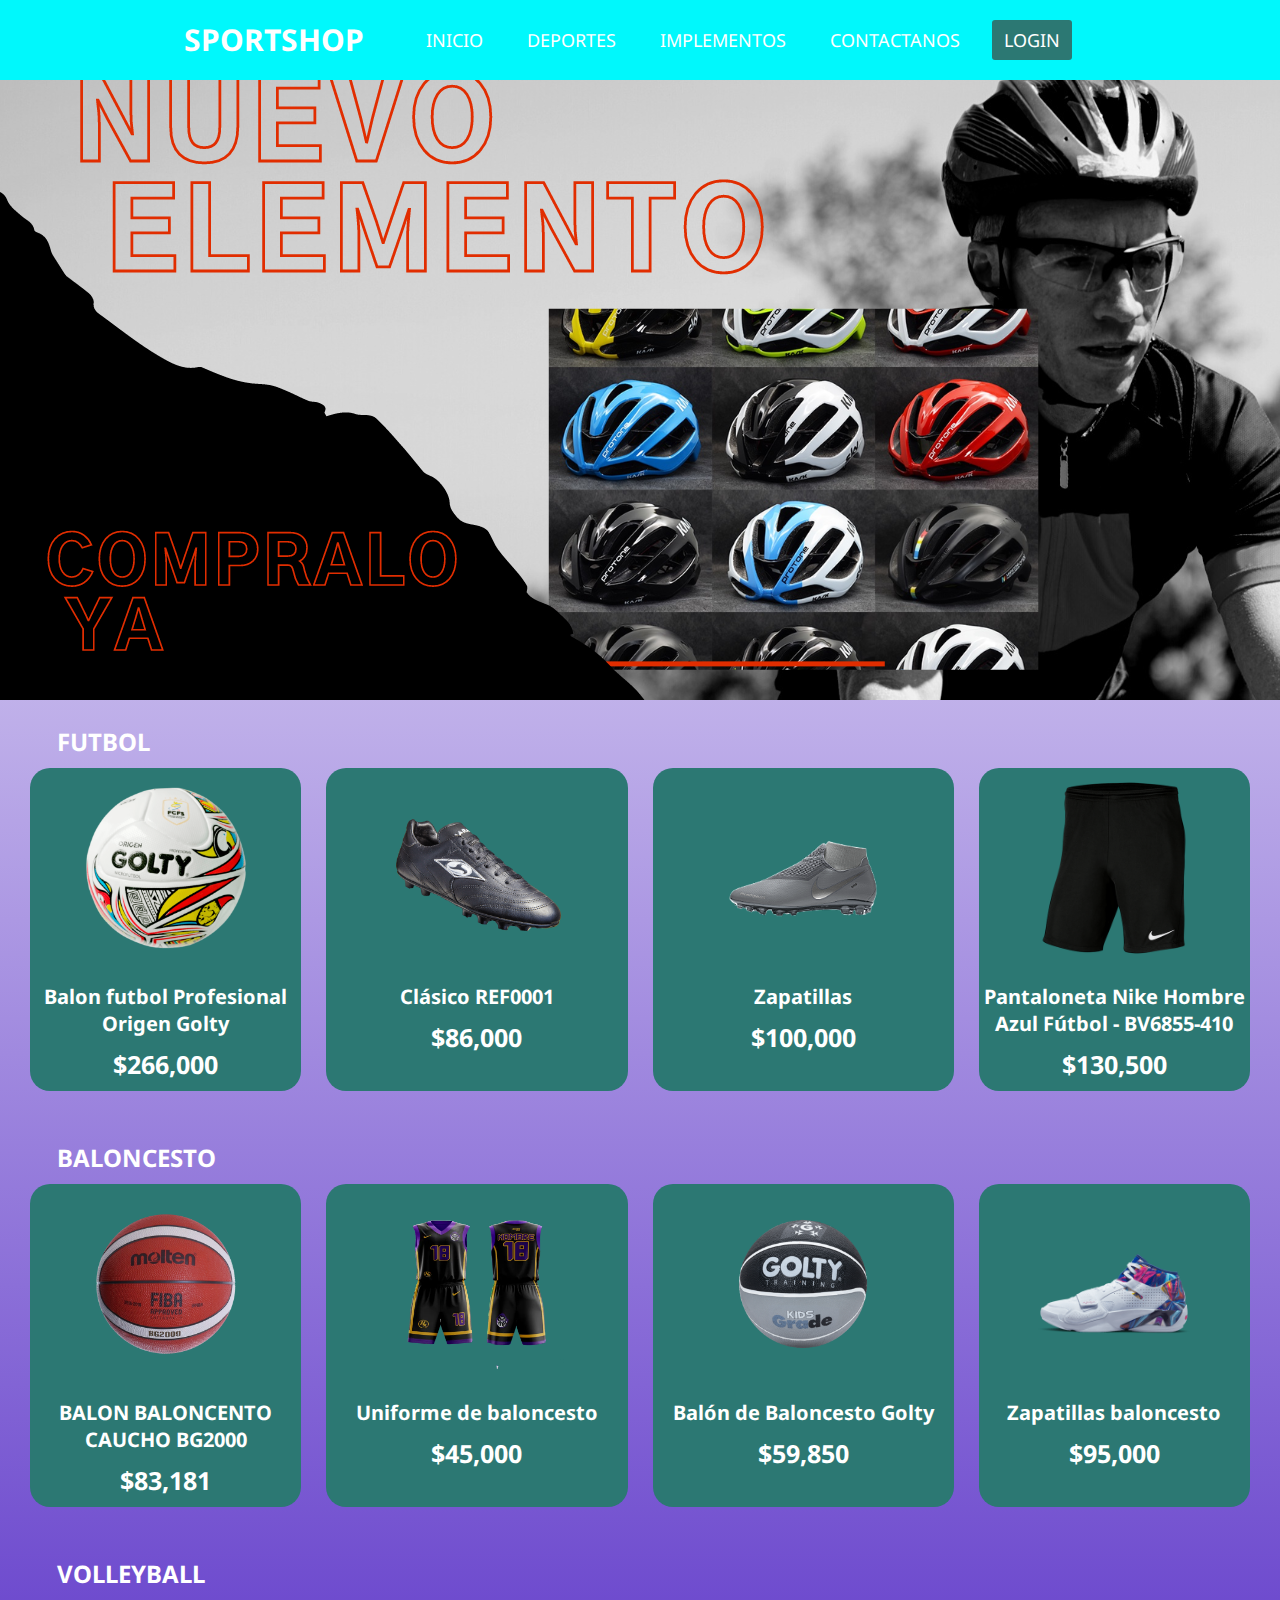
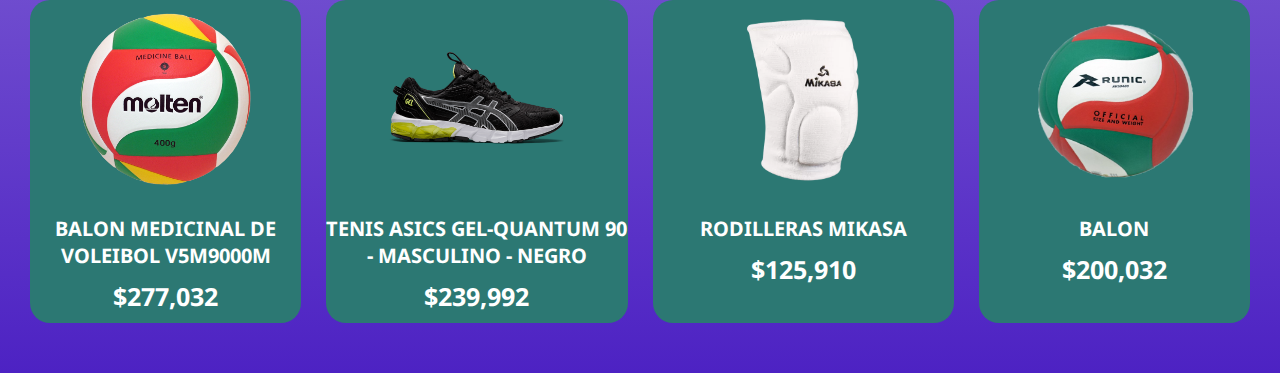
<file: html/implements.html>
<!DOCTYPE html>
<html lang="en">
<head>
    <meta charset="UTF-8">
    <meta http-equiv="X-UA-Compatible" content="IE=edge">
    <meta name="viewport" content="width=device-width, initial-scale=1.0">
    <link rel="stylesheet" href="../css/style1.css">
    <link rel="stylesheet" href="../css/style5.css">
    <title>Sportshop</title>
</head>
<body>
    <header class="header">
        <nav class="nav">
          <a href="../index.html" class="logo">SPORTSHOP</a>
    
          <ul class="menu">
            <li class="opcion-menu">
              <a href="../index.html" class="botones">Inicio</a>
            </li>
    
            <li class="opcion-menu">
              <a href="../html/sports.html" class="botones">Deportes</a>
              <ul class="menu-vertical">
                <li><a href="#">Futbol</a></li>
                <li><a href="#">Baloncesto</a></li>
                <li><a href="#">Golf</a></li>
                <li><a href="#">Volleyball</a></li>
                <li><a href="#">Tennis</a></li>
              </ul>
            </li>
    
            <li class="opcion-menu">
              <a href="../html/implements.html" class="botones">Implementos</a>
            </li>
    
            <li class="opcion-menu">
              <a href="../html/contact.html" class="botones">Contactanos</a>
            </li>
    
            <li class="opcion-menu">
              <a href="../html/login.html" class="botones login">Login</a>
            </li>
          </ul>
        </nav>
    </header>

    <div class="imagen"></div>

    <h2>FUTBOL</h2>
    <div class="novedades" >
      <div id="cuadro-uno">
        <center><img src="../img/furbol1.png" alt="" /></center>
        <h3>Balon futbol Profesional Origen Golty</h3>
        <b><p>$266,000</p></b>
      </div>
  
      <div id="cuadros">
        <center><img src="../img/furbol2.webp" alt="" /></center>
        <h3>Clásico REF0001</h3>
        <b><p>$86,000</p></b>
      </div>
  
      <div id="cuadros">
        <center><img src="../img/furbol3.png" alt="" /></center>
        <h3>Zapatillas</h3>
        <b><p>$100,000</p></b>
      </div>
  
      <div id="cuadro-cuatro">
        <center><img src="../img/furbol4.webp" alt="" /></center>
        <h3> Pantaloneta Nike Hombre Azul Fútbol - BV6855-410</h3>
        <b><p>$130,500</p></b>
      </div>
    </div>

    <h2>BALONCESTO</h2>
    <div class="novedades" >
      <div id="cuadro-uno">
        <center><img src="../img/baloncesto1.png" alt="" /></center>
        <h3>BALON BALONCENTO CAUCHO BG2000</h3>
        <b><p>$83,181</p></b>
      </div>
  
      <div id="cuadros">
        <center><img src="../img/baloncesto2.webp" alt="" /></center>
        <h3>Uniforme de baloncesto</h3>
        <b><p>$45,000</p></b>
      </div>
  
      <div id="cuadros">
        <center><img src="../img/baloncesto3.png" alt="" /></center>
        <h3>Balón de Baloncesto Golty</h3>
        <b><p>$59,850</p></b>
      </div>
  
      <div id="cuadro-cuatro">
        <center><img src="../img/baloncesto4.png" alt="" /></center>
        <h3>Zapatillas baloncesto</h3>
        <b><p>$95,000</p></b>
      </div>
    </div>

    <h2>VOLLEYBALL</h2>
    <div class="novedades" >
      <div id="cuadro-uno">
        <center><img src="../img/volleyball1.png" alt="" /></center>
        <h3>BALON MEDICINAL DE VOLEIBOL V5M9000M</h3>
        <b><p>$277,032</p></b>
      </div>
  
      <div id="cuadros">
        <center><img src="../img/volleyball2.png" alt="" /></center>
        <h3>TENIS ASICS GEL-QUANTUM 90 - MASCULINO - NEGRO</h3>
        <b><p>$239,992</p></b>
      </div>
  
      <div id="cuadros">
        <center><img src="../img/volleyball3.webp" alt="" /></center>
        <h3>RODILLERAS MIKASA</h3>
        <b><p>$125,910</p></b>
      </div>
  
      <div id="cuadro-cuatro">
        <center><img src="../img/volleyball4.png" alt="" /></center>
        <h3>BALON</h3>
        <b><p>$200,032</p></b>
      </div>
    </div>

</body>
</html>
</file>
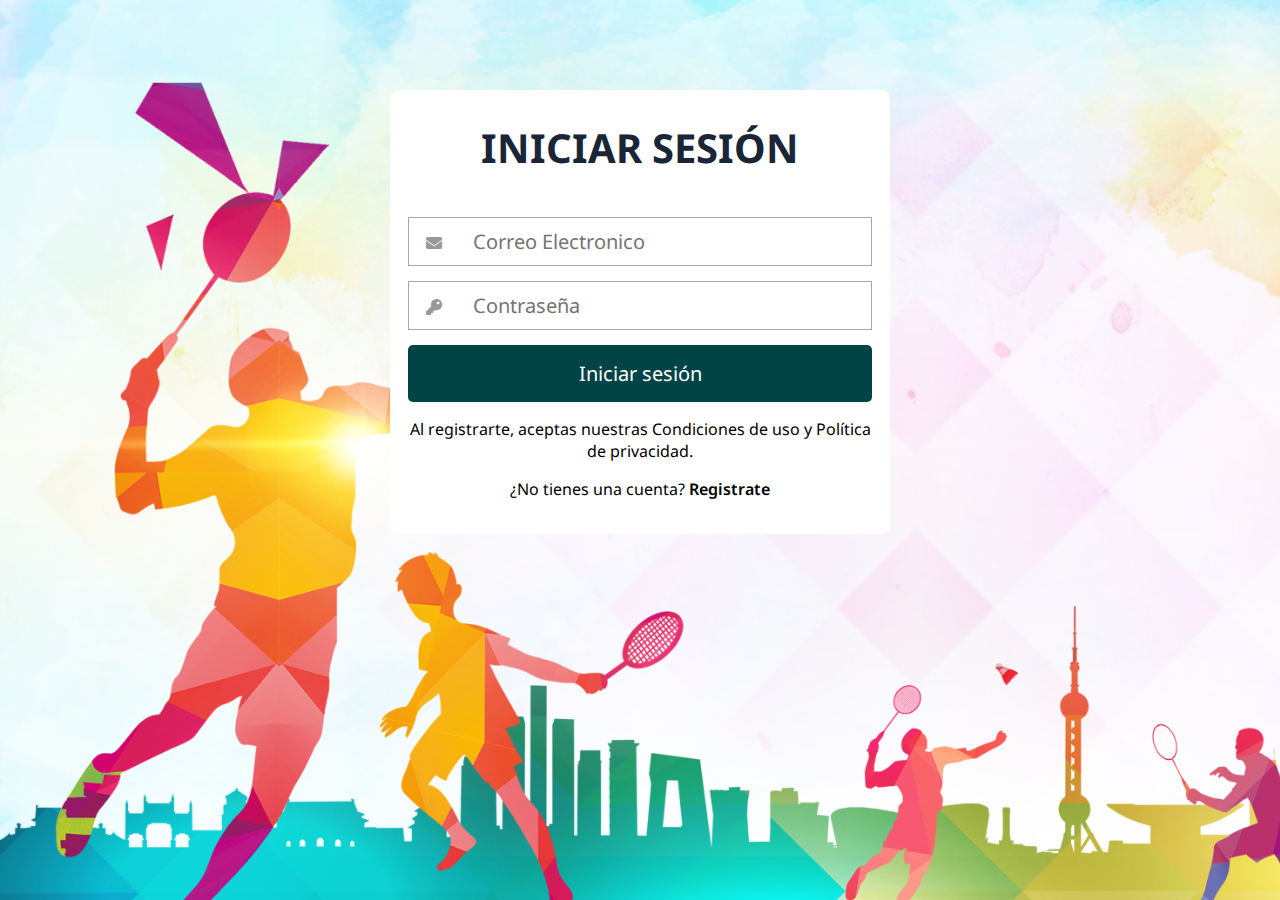
<file: html/login.html>
<!DOCTYPE html>
<html lang="en">
<head>
    <meta charset="UTF-8">
    <meta http-equiv="X-UA-Compatible" content="IE=edge">
    <meta name="viewport" content="width=device-width, initial-scale=1.0">
    <title>Sportshop</title>
    <link rel="stylesheet" href="../css/style4.css">
    <link rel="stylesheet" href="https://use.fontawesome.com/releases/v5.6.3/css/all.css" >
</head>
<body">
    <form class="formulario" name="form">
        <h1>INICIAR SESIÓN</h1>
        <div class="contenedor">
            <div class="input-contenedor">
                <i class="fas fa-envelope icon"></i>
                <input type="email" id="correo" placeholder="Correo Electronico" name="correo">
            </div>
            <div class="input-contenedor">
                <i class="fas fa-key icon"></i>
                <input type="password" id="contraseña" placeholder="Contraseña" name="contraseña">
            </div>
            <input type="submit" value="Iniciar sesión" class="button" onclick="return validar_inicio()" >
            <p>Al registrarte, aceptas nuestras Condiciones de uso y Política de privacidad.</p>
            <p>¿No tienes una cuenta? <a class="link" href="./register.html">Registrate </a></p>
        </div>
    </form>
    <script src="../js/funciones.js"></script>
    <script src="../js/sweetalert2.all.min.js"></script>
</body>
</html>
</file>
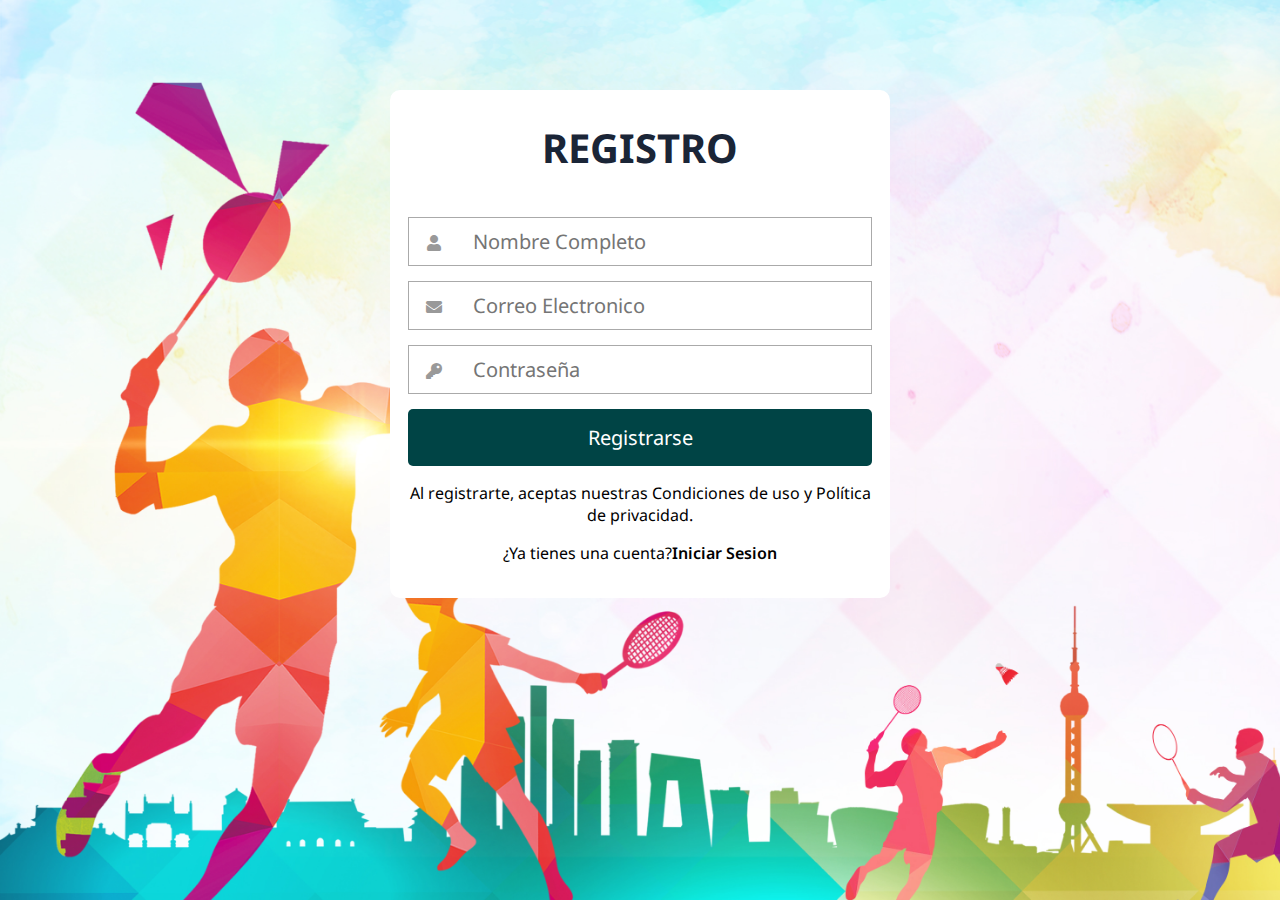
<file: html/register.html>
<!DOCTYPE html>
<html lang="en">
<head>
    <meta charset="UTF-8">
    <meta http-equiv="X-UA-Compatible" content="IE=edge">
    <meta name="viewport" content="width=device-width, initial-scale=1.0">
    <title>Sportshop</title>
    <link rel="stylesheet" href="../css/style4.css">
    <link rel="stylesheet" href="https://use.fontawesome.com/releases/v5.6.3/css/all.css" >
</head>
<body>
    <form class="formulario-registro" onsubmit="return validar()">
        <h1>REGISTRO</h1>
        <h4 id="mensaje"></h4>
        <div class="contenedor">
            <div class="input-contenedor">
                <i class="fas fa-user icon"></i>
                <input type="text" placeholder="Nombre Completo" id="nombre">
            </div>
            <div class="input-contenedor">
                <i class="fas fa-envelope icon"></i>
                <input type="email" placeholder="Correo Electronico" id="correo">
            </div>
            <div class="input-contenedor">
                <i class="fas fa-key icon"></i>
                <input type="password" placeholder="Contraseña" id="password" minlength="8">
            </div>
            <input type="submit" value="Registrarse" class="button">
            <p>Al registrarte, aceptas nuestras Condiciones de uso y Política de privacidad.</p>
            <p>¿Ya tienes una cuenta?<a class="link" href="login.html">Iniciar Sesion</a></p>
        </div>
    </form>
    <script src="../js/funciones.js"></script>
    <script src="../js/sweetalert2.all.min.js"></script>
    <script src="../js/jquery-3.6.1.min.js"></script>
    <script src="../js/jquery.validate.min.js"></script>
</body>
</html>
</file>
<file: css/style1.css>
@import url(https://fonts.googleapis.com/css?family=Noto+Sans);
*{
	margin: 0;
	box-sizing: border-box;
	font-family: 'Noto Sans', sans-serif;
	padding: 0;
}
.header {
	background-color: #00f8fc;
	height: 80px;
	position: fixed;
	width: 100%;
	top: 0;
}
.nav {
	display: flex;
	max-width: 992px;
	margin: 0 auto;
}
.logo {
	font-size: 30px;
	font-weight: bold;
	padding: 0 40px;
	line-height: 80px;
}
.menu {
	display: flex;
	margin-right: 40px;
	list-style: none;
}
.opcion-menu {
	font-size: 18px;
	margin: 0 10px;
	line-height: 80px;
	text-transform: uppercase;
	width: max-content;
}
.botones {
	padding: 8px 12px;
	border-radius: 3px;
}
.botones:hover,
.login {
	background-color: #2C7873;
	transition: 0.5s;
}
body {
	color: #fff;
	font-size: 16px;
	background: rgb(77,34,195);
	background: linear-gradient(0deg, rgba(77,34,195,1) 0%, rgba(255,255,255,1) 100%);
}
a{
	color: #ffffff;
	text-decoration: none;
}
ul{
	list-style: none;
}
.container {
	width: 90%;
	margin: auto;
}
.barra-busqueda {
	width: 100%;
	height: 550px;
	background: url("../img/back.jpg") no-repeat center center/cover;
	display: flex;
	flex-direction: column;
	justify-content: flex-end;
	padding-bottom: 150px;
	color: #fff;
	margin: 40px 0;
}
.novedades {
	display: grid;
	grid-template-columns: repeat(4, 1fr);
	gap: 25px;
	margin: 10px 0;
	height: auto;
}
.novedades img {
	width: 120;
	height: 180px;
	margin: 10px;
}
.novedades p {
	margin: 10px;
}
.novedades h3 {
	font-size: 20px;
	margin: 10px 0;
	text-align: center;
}
.elementos-cuadro {
	width: 100%;
	height: auto;
	margin-bottom: 15px;
}
.elementos-cuadro .content {
	width:95%;
	padding: 60px;
	color: #fff;
	text-align: center;
}
.elementos-cuadro p {
	margin: 10px 0 20px 0;
}
.informacion {
	background: #2f3640;
	color: #616161;
	font-size: 12px;
	padding: 35px 0;
}
.informacion-container {
	display: grid;
	grid-template-columns: repeat(4, 1fr);
	gap: 10px;
	justify-content: center;
}
.informacion-container ul {
	margin: 0 auto;
}
.informacion li {
	line-height: 2.8;
}
button{
	cursor: pointer;
}
p{
	text-align: center;
	font-size: 25px;
}
h1, h2{
	padding-left: 47px;
}
h2 {
	margin: 10px;
}
.novedades div a{
	margin-top: 100px;
	font-size: 40px;
	background:#2C7873;
	border-radius: 30px;
	display: block;
}
.porcentaje-cuadro {
	gap: 25px;
	margin-top: 30px;
	height: auto;
	margin-left: 30px;
	text-align: center;
	display: flex;
	justify-content: center;
	align-items: center;
}
.porcentaje-cuadro .content h2{
	margin-top: 50px;
	text-align: center;
	width: 700px;
	font-size: 40px;
	float: left;
}
.porcentaje-cuadro .content h1 {
	position: relative;
	display:initial;
	font-size: 190px;
	margin-right: 30px;
}
.menu-vertical li a{
	display: block;
	color: white;
	text-decoration: none;
	text-align: center;
}
.nav li:hover .menu-vertical{
	display: block;
}
.menu-vertical li:hover{
	background-color:#2C7873;
	font-size: 20px;
}
#tennis:hover {
	border-radius: 0px 0px 20px 20px;
}
.menu-vertical{
	position: absolute;
	display: none;
	list-style: none;
	width: 170px;
	background-color:#004445;
	border-radius: 0px 0px 20px 20px;
}
.field{
  	display:flex;
 	margin:5em auto;
  	width:70%;
  	flex-direction:row;
}
.field input[type=search],
.field button {
  	display:block;
	font:1.2em 'Montserrat Alternates';
	border-radius: 10px;
	margin: 5px;
}
.field input[type=search] {
  	flex: 1;
  	padding: 12px;
  	border:3px solid #004445;
}
.field button {
  	padding: 8px 12px;
  	background-color:#004445;
  	color:white;
  	border:none;
}
#cuadros {
	background:#2C7873;
	border-radius: 20px;
}
#cuadro-uno {
	margin-left: 30px;
	background:#2C7873;
	border-radius: 20px;
}
#cuadro-cuatro{
	margin-right: 30px;
	background:#2C7873;
	border-radius: 20px;
}	
.novedades #acceso-directo {
	background-color: #2C7873;
	border-radius: 20px;
	height: 270px;
}
#acceso-directo-one {
	margin-left: 30px;
	background-color: #2C7873;
	border-radius: 20px;
}
#acceso-directo-four {
	margin-right: 30px;
	background-color: #2C7873;
	border-radius: 20px;
}
.novedades a:hover {
	font-size: 41px;
}
.color-img {
	color: white;
}
</file>
<file: css/style5.css>
@import url(https://fonts.googleapis.com/css?family=Noto+Sans);
* {
    font-family: 'Noto Sans', sans-serif;
}
.imagen {
    width: 100%;
	height: 700px;
    background: url("../img/new.png") no-repeat center center/cover;
    margin-bottom: 25px;
}
.novedades {
    margin-bottom: 50px;
}
</file>
<file: css/style4.css>
@import url(https://fonts.googleapis.com/css?family=Noto+Sans);
body{
    margin: 0;
    background: url(../img/back.jpg) ;
    background-size: cover;
    background-attachment: fixed;
}
*{
    box-sizing: border-box;
    font-family: 'Noto Sans', sans-serif;
}
.contenedor{
    width: 100%;
    padding: 15px;
}
.formulario{
    background: #fff;
    margin-top: 150px;
    padding: 3px;
}
.formulario-registro {
    background: #fff;
    margin-top: 150px;
    padding: 3px;
}
h1{
    text-align: center;
    color: #1a2537;
    font-size: 40px;
}
input[type="email"],
input[type="text"],
input[type="password"]{
    font-size: 20px;
    width: 82%;
    padding: 10px;
    border: none;
}
.input-contenedor{
    margin-bottom: 15px;
    border: 1px solid #aaa;
}
.icon{
    min-width: 50px;
    text-align: center;
    color: #999;
}
.button{
    border: none;
    width: 100%;
    color: white;
    font-size: 20px;
    background:  #004445;
    padding: 15px 20px;
    border-radius: 5px;
    cursor: pointer;
}
.button:hover{
    background:#2C7873;
}
p{
    text-align: center;
}
.link{
    text-decoration: none;
      color: black;
    font-weight: 600;
}
.link:hover{
     color: cadetblue;
}
@media(min-width:768px)
{
    .formulario{
        margin: auto;
        width: 500px;
        margin-top: 90px;
        border-radius: 2%;
    }

    .formulario-registro {
        margin: auto;
        width: 500px;
        margin-top: 90px;
        border-radius: 2%;
    }
}
</file>
